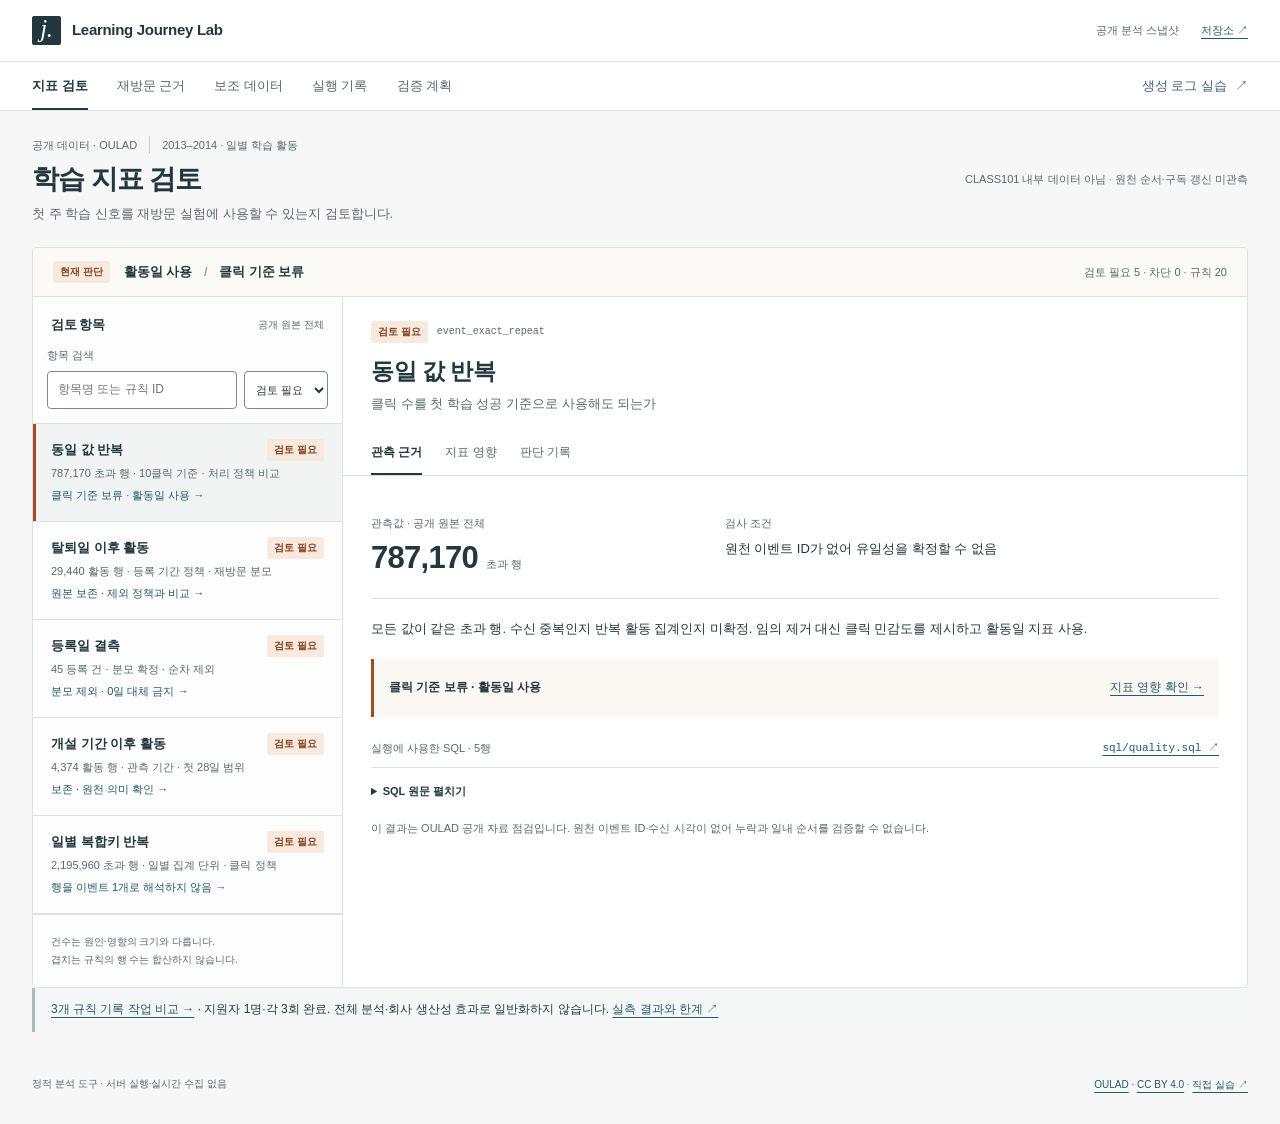
<file: web/index.html>
<!doctype html>
<html lang="ko">
<head>
<meta charset="utf-8"><meta name="viewport" content="width=device-width,initial-scale=1">
<meta name="description" content="학습 지표의 품질 문제, 분석 영향과 판단 기록을 함께 검토하는 공개 데이터 작업 화면.">
<meta name="theme-color" content="#263c42"><title>Learning Journey Lab · 학습 지표 검토</title>
<link rel="stylesheet" href="style.css">
<script src="report-contract.js" defer></script><script src="extension-contract.js" defer></script><script src="experiment-view.js" defer></script><script src="catalog.js" defer></script><script src="app.js" defer></script>
</head>
<body>
<a class="skip" href="#main">본문으로 이동</a>
<header class="app-header"><a class="brand" href="?view=review" aria-label="Learning Journey Lab 검토 화면"><span class="brand-mark" aria-hidden="true">j.</span><span>Learning Journey Lab</span></a><div class="header-meta"><span>공개 분석 스냅샷</span><a href="https://github.com/sokldjs554/learning-journey-lab" target="_blank" rel="noopener">저장소 ↗</a></div></header>
<nav class="workspace-nav" aria-label="작업 화면"><a href="?view=review" data-view="review">지표 검토</a><a href="?view=analysis" data-view="analysis">재방문 근거</a><a href="external.html">보조 데이터</a><a href="?view=runs" data-view="runs">실행 기록</a><a href="?view=plan" data-view="plan">검증 계획</a><a href="?view=lab" data-view="lab" class="lab-nav">생성 로그 실습 <span aria-hidden="true">↗</span></a></nav>
<main id="main" tabindex="-1">
 <div id="loading" class="state" role="status">분석 근거 불러오는 중…</div>
 <div id="error" class="state" role="alert" hidden><h1 id="error-title">근거 파일 확인 실패</h1><p id="error-description">연결 상태 또는 파일 간 정합성을 확인해 주세요. 확인되지 않은 판단은 표시하지 않습니다.</p><button id="retry" type="button">다시 불러오기</button></div>
 <noscript><p class="state">JavaScript를 켜거나 <a href="https://github.com/sokldjs554/learning-journey-lab/blob/main/reports/findings.md">분석 보고서</a>를 확인해 주세요.</p></noscript>
 <div id="app" hidden>
  <div class="page-header"><div><div class="context"><span id="real-source">공개 데이터 · OULAD</span><span id="period-label">2013–2014 · 일별 학습 활동</span></div><h1 id="page-title" tabindex="-1">학습 지표 검토</h1><p id="page-description"></p></div><div class="page-note" id="page-note">CLASS101 내부 데이터 아님<br>원천 순서·영상 시청·구독 갱신 미관측</div></div>
  <section id="view-review" class="view" aria-label="학습 지표 검토">
   <div class="decision-strip"><span class="status review">현재 판단</span><strong>활동일 사용 <span aria-hidden="true">/</span> 클릭 기준 보류</strong><span class="decision-counts" id="review-counts"></span></div>
   <div class="review-layout">
    <aside id="review-queue" class="review-queue" aria-label="검토 항목 목록">
     <div class="queue-heading"><h2>검토 항목</h2><span>공개 원본 전체</span></div>
     <div class="queue-tools"><label class="search-label" for="rule-search">항목 검색</label><input id="rule-search" type="search" placeholder="항목명 또는 규칙 ID" autocomplete="off"><label class="sr-only" for="rule-filter">검토 상태</label><select id="rule-filter"><option value="open">검토 필요</option><option value="all">전체 규칙</option><option value="clear">통과</option></select></div>
     <div id="review-list"></div><p id="review-empty" class="empty" role="status" hidden>일치하는 항목 없음<br><button id="reset-search" class="text-button" type="button">검색·필터 초기화</button></p>
     <p class="queue-foot">건수는 원인·영향의 크기와 다릅니다.<br>겹치는 규칙의 행 수는 합산하지 않습니다.</p>
    </aside>
    <article id="review-detail" class="review-detail" aria-labelledby="detail-title">
     <button id="detail-back" class="text-button mobile-back" type="button">← 검토 목록</button>
     <div class="detail-heading"><div class="detail-meta"><span id="detail-status" class="status review"></span><code id="detail-id"></code></div><h2 id="detail-title" tabindex="-1"></h2><p id="detail-question"></p></div>
     <div class="detail-tabs" role="tablist" aria-label="검토 상세"><button id="tab-evidence" type="button" role="tab" data-tab="evidence" aria-controls="detail-content">관측 근거</button><button id="tab-impact" type="button" role="tab" data-tab="impact" aria-controls="detail-content">지표 영향</button><button id="tab-decision" type="button" role="tab" data-tab="decision" aria-controls="detail-content">판단 기록</button></div>
     <div id="detail-content" role="tabpanel" tabindex="0"></div>
    </article>
   </div>
  </section>
  <section id="view-analysis" class="view" aria-label="재방문 근거" hidden>
   <div class="analysis-toolbar"><label for="cohort">분석 범위 <select id="cohort"></select></label><div class="scope-definition">학습자 × 모듈 × 개설기<br>D0 = 개강일 · 첫 주 0–6일 → 다음 주 7–13일</div></div>
   <div class="scope-line"><strong id="chart-scope"></strong><span>이 화면의 지표·표·차트에 같은 범위 적용</span></div>
   <dl class="denominators"><div><dt>분석 대상</dt><dd id="eligible"></dd></div><div><dt>첫 주 활성</dt><dd id="w1"></dd></div><div><dt>다음 주 재방문</dt><dd><span id="return-rate"></span><small id="return-fraction"></small></dd></div></dl>
   <p class="context-note" id="return-definition"></p>
   <div class="analysis-columns"><article class="analysis-block"><div class="block-heading"><h2>두 번째 활동일</h2><span class="status neutral">관찰 관계</span></div><div id="comparison-bars"></div><div class="estimate"><strong id="difference"></strong><span id="difference-ci"></span></div><p class="caption">의지·일정·강좌 구조가 다를 수 있습니다. 두 번 오게 만드는 기능의 효과가 아닙니다.</p></article><article class="analysis-block"><div class="block-heading"><h2>첫날 콘텐츠 접촉</h2><span id="content-status" class="status neutral"></span></div><div class="content-estimate"><strong id="content-diff"></strong><span id="content-ci"></span></div><div id="content-groups"></div><p class="caption" id="content-reading"></p><p class="caption">최초 활성일의 콘텐츠 유형 접촉입니다. 일내 순서나 영상 시청을 뜻하지 않습니다.</p></article></div>
   <article class="day-section"><div class="block-heading"><h2>첫 주 활동일별 다음 주 활동</h2><div class="display-switch" role="group" aria-label="활동일 표시 방식"><button id="show-chart" aria-pressed="true" type="button">차트</button><button id="show-table" aria-pressed="false" type="button">표</button></div></div><div id="day-bars" class="day-bars"></div><div id="day-table-wrap" class="table-wrap" tabindex="0" role="region" aria-label="활동일별 지표" hidden><table><caption>선택 범위의 활동일별 집계</caption><thead><tr><th>활동일</th><th>수강 건</th><th>다음 주 활동</th><th>비율</th></tr></thead><tbody id="day-table"></tbody></table></div><p class="caption">0일 그룹은 첫 주 비활성자의 다음 주 활동률이며 핵심 재방문 지표 분모에 포함하지 않습니다.</p></article>
   <div id="scoped-global-link" class="context-note" hidden>시점별 재확인과 최초 활동일별 비교는 전체 자료에서 계산했습니다. <a href="?view=analysis&cohort=all" data-all-evidence>전체 검증 근거 보기 →</a></div>
   <p class="context-note">다른 실제 학습 서비스의 이벤트 정의·유료 이용권 기록도 확인했습니다. <a href="external.html">EdNet 보조 근거 →</a></p>
   <div id="global-evidence">
    <div class="section-divider"><h2>전체 자료의 재확인</h2><span>모든 개설기 · 부분 집단 결과와 구분</span></div>
    <div class="analysis-columns"><article class="analysis-block"><h3>시간 순서</h3><div id="temporal-results"></div><p class="caption">2013 원본 등록 이력이 있는 사람은 2014 재확인에서 제외. 관측 교란은 남아 있습니다.</p></article><article class="analysis-block"><h3>반대 근거</h3><p id="counterevidence"></p><p>콘텐츠 노출 확대는 보류합니다. 강좌 맥락과 학습 목적을 추가로 확인해야 합니다.</p><a href="?view=plan" data-view-link="plan">검증 계획 →</a></article></div>
    <details class="method"><summary>최초 활동일별 비교 · 기회 차이 확인</summary><p>D6 시작자는 첫 주에 두 번째 활동일을 만들 기회가 없습니다.</p><div class="table-wrap" tabindex="0" role="region" aria-label="최초 활동일별 비교"><table><caption>같은 날 시작한 수강 건의 2일+ − 1일 활동 차이</caption><thead><tr><th>최초 활동일</th><th>1일 그룹</th><th>2일+ 그룹</th><th>차이</th></tr></thead><tbody id="start-strata"></tbody></table></div></details>
    <div class="table-toolbar"><h3>개설기별 근거</h3><label for="cohort-search">검색 <input id="cohort-search" type="search" placeholder="예: AAA, 2014J"></label></div><div class="table-wrap" tabindex="0" role="region" aria-label="개설기별 비교"><table><caption>개설기를 선택하면 해당 범위로 이동 · B: 2월 / J: 10월 개강</caption><thead><tr><th>개설기</th><th>첫 주 활성</th><th>1일 재방문</th><th>2일+ 재방문</th><th>활동일 차이</th><th>콘텐츠 차이</th></tr></thead><tbody id="cohort-table"></tbody></table></div><p id="cohort-empty" class="empty" role="status" hidden>검색 결과 없음</p>
   </div>
   <details class="method"><summary>분모·방법·해석 한계</summary><p id="exclusions"></p><p id="scoped-exclusions-note" hidden>등록일 존재·개강일까지 등록·개강 전 탈퇴 제외 기준을 적용합니다. 개설기별 제외 건수는 별도로 산출하지 않았습니다. 전체 제외 내역은 전체 범위에서 확인할 수 있습니다.</p><p>양수 클릭이 있는 고유 날짜로 활동을 정의합니다. 반복 수강의 관련성을 반영해 사람 단위로 묶어 재추출하는 군집 부트스트랩을 사용했습니다. 전체 1,000회, 개설기·최초 활동일 500회, seed 101. 구간은 관측 교란과 다른 서비스로의 일반화 문제를 해결하지 않습니다.</p><p>가입일·첫 재생일이 아닌 개강일 기준입니다. 연간 구독 갱신·매출 효과는 관측하지 못했습니다.</p></details>
  </section>
  <section id="view-runs" class="view" aria-label="실행 기록" hidden>
   <div class="context-note">다운로드를 제외한 실제 로컬 전체 분석 3회. 웹에서는 분석을 실행하지 않습니다.</div>
   <div class="run-summary"><h2>반복 실행</h2><p id="run-summary"></p></div>
   <div class="table-wrap" tabindex="0" role="region" aria-label="실제 실행 시간"><table><caption>해시 확인·SQL·통계·결과 출력 포함 · 같은 최종 분석 코드, 순차 실행</caption><thead><tr><th>실행</th><th>적재·해시</th><th>품질 검사</th><th>지표 계산</th><th>통계</th><th>전체</th><th>결과</th></tr></thead><tbody id="run-table"></tbody></table></div>
   <p class="caption">다른 QA 작업과 자원을 공유했을 수 있습니다. 이 전체 파이프라인의 사람 수작업 기준선과 절감률은 미측정입니다.</p>
   <div class="record-grid"><div><h3>재현 명령</h3><pre><code>python scripts/analyze.py
python scripts/crosscheck.py
python scripts/build.py
python scripts/verify.py</code></pre><a href="https://github.com/sokldjs554/learning-journey-lab#재현" target="_blank" rel="noopener">설치·원본 다운로드 절차 ↗</a></div><div><h3>근거 파일</h3><dl class="file-list"><div><dt>분석 결과</dt><dd><a href="data/report.json" download>report.json ↓</a></dd></div><div><dt>이슈·SQL·실행 기록</dt><dd><a href="data/operations.json" download>operations.json ↓</a></dd></div></dl><p class="caption">원본 스냅샷 ID는 해시입니다. 이슈 발생 날짜나 운영 기간을 뜻하지 않습니다.</p></div></div>
   <h2>열린 검토 항목</h2><div id="issue-registry" class="registry"></div><details class="method"><summary>원본과 결과 식별자</summary><p>원본 ZIP SHA256</p><code id="snapshot-hash" class="hash"></code><p>분석 결과 SHA256</p><code id="report-hash" class="hash"></code></details>
  </section>
  <section id="view-plan" class="view" aria-label="검증 계획" hidden>
   <div class="context-note"><strong>실제 서비스 실험 · 미실행</strong><p>아래는 학습 기록을 먼저 점검하고, 다음 학습 안내의 효과를 비교하기 위한 계획입니다. 재방문이나 매출이 개선됐다는 결과는 아직 없습니다.</p></div>
   <div class="plan-item"><span class="priority">P0</span><div><h2>학습 기록의 누락 확인</h2><p>학습자가 남긴 기록이 분석할 때 빠지거나 두 번 들어오지 않았는지 확인하는 준비 단계입니다. 기록 누락을 학습 이탈로 오판하지 않기 위해 필요합니다.</p><dl><dt>현재 상태</dt><dd>생성 데이터에서 검사 방법을 확인했습니다. 실제 서비스의 원천 기록과 수신 기록 대조는 미실시입니다.</dd><dt>기록 기준</dt><dd>event_id, 발생·수신 시각, 세션 키, 원천 전송 명세를 정의합니다. 누락이나 실험 그룹 배정 오류가 있으면 결과 해석을 보류합니다.</dd><dt>필요 근거</dt><dd>실제 이벤트 명세, 지연 분포, 누락 대조, 기기별 오류</dd><dt>제안 역할</dt><dd>분석가 + 클라이언트·데이터 개발자</dd><dt>기대 영향</dt><dd>누락을 학습 이탈로 오판할 위험 감소. 크기 미측정.</dd></dl><a href="?view=lab" data-view-link="lab">생성 장부로 누락 복구 원리 확인 →</a></div></div>
   <div class="plan-item"><span class="priority">P1</span><div><h2>다음 학습 안내 비교</h2><p>첫 학습을 마친 사람에게 다음에 어디서 이어 들을지 안내하는 화면과 현재 화면을 비교하는 제안입니다. 안내를 받은 그룹에서 이후 학습을 위해 돌아오는 사람의 비율이 더 높은지 확인하려고 합니다.</p><dl><dt>현재 상태</dt><dd>실험 설계만 완료했습니다. 실제 서비스에서 두 화면을 비교하지 않았고, 재방문 개선 효과는 모릅니다.</dd><dt>비교 전 확인</dt><dd>기존 퀴즈·연속 수강 기능과의 중복은 현행 서비스 관찰 후 조정합니다.</dd><dt>대상·배정</dt><dd>개별 구독의 신규 첫 학습자, 계정 단위 1:1 무작위 배정. 그룹 구독은 별도 설계.</dd><dt>주요 지표</dt><dd>첫 학습 종료 기준 D7–13에 한 번 이상 유효 학습을 한 비율. 배정된 전체를 원래 배정대로 비교(ITT).</dd><dt>해석 조건</dt><dd>A/A·배정비율(SRM)·로그 누락 확인, 마지막 배정 후 14일 경과 + 수신 유예. 중간 유의성으로 조기 종료하지 않음.</dd><dt>함께 볼 문제</dt><dd>재생 오류, 불만, 알림 해제, 환불. 연간 갱신은 별도 장기 추적.</dd></dl></div></div>
   <div class="plan-item"><span class="priority muted">P2</span><div><h2>콘텐츠 노출 확대 보류</h2><p>콘텐츠를 더 보여주는 정책은 일단 보류합니다. 개설기별 결과의 방향이 달라 전체 평균만으로 확대를 결정할 수 없습니다.</p><dl><dt>먼저 확인</dt><dd>학습 목적·강좌 구성·유입·권한·콘텐츠 종료 이력. 콘텐츠를 더 보여주면 재방문이 늘어나는지는 아직 검증하지 않았습니다.</dd></dl><a href="?view=analysis&cohort=all" data-all-evidence>전체 반례 확인 →</a></div></div>
   <article class="external-section" style="padding:20px 0"><h2>생성 데이터 검사 결과</h2><p>가상으로 만든 기록에서 실험 그룹 배정 오류·관찰 기간·로그 지연을 검사했습니다. 아래 통과 표시는 코드가 정해진 오류를 걸러냈다는 뜻이며, 실제 사용자의 재방문이 개선됐다는 뜻은 아닙니다. 실제 서비스 실험과 그 참여자 모집은 미실시입니다.</p><div id="experiment-checks" role="status" tabindex="-1">검사 근거 불러오는 중…</div><p><a href="https://github.com/sokldjs554/learning-journey-lab/blob/main/docs/experiment-readiness.md">입력 계약과 보류 기준 ↗</a></p></article>
   <details class="method sample-method"><summary>필요 표본 · 가상 시나리오</summary><p>양측 α=0.05, 검정력 80%, 두 비율 정규근사. 기준율은 설계 가정이며 OULAD 재방문율을 서비스에 이식하지 않습니다.</p><div class="sample-controls"><label for="baseline">가정 기준율<select id="baseline"><option value="0.3">30%</option><option value="0.5" selected>50%</option><option value="0.7">70%</option></select></label><label for="mde">최소 탐지 차이<select id="mde"><option value="0.03" selected>+3%p</option><option value="0.05">+5%p</option></select></label><output id="sample-size" aria-live="polite"></output></div><div id="recruitment-scenarios"></div><p class="caption">실제 효과 예측이 아닙니다. 아래 모집 기간은 고정한 가상 유입량을 가정합니다. 실제 유입량과 기준율은 미측정입니다.</p></details>
   <details class="method"><summary>선택하지 않은 방법</summary><p>DiD·DoubleML은 처치·통제·교란 통제에 필요한 조건이 없습니다. 예측 모델을 만들지 않아 SHAP이 필요하지 않습니다. 일별 집계와 변화하는 강좌 일정은 Markov 전이의 안정성 가정을 뒷받침하지 않습니다.</p></details>
  </section>
  <section id="view-lab" class="view lab" aria-label="생성 로그 실습" hidden>
   <div class="context-note synthetic"><strong>100% 생성 데이터</strong>　가상 학습자 12명 · 별도 원천 장부. OULAD 분석에 합치지 않습니다.</div>
   <div class="stage-tabs" role="group" aria-label="로그 처리 단계"><button data-stage="truth" type="button">정상 기준</button><button data-stage="observed" type="button">장애 수신</button><button data-stage="clean" type="button">중복·키 정리</button><button data-stage="late" type="button">지연 수신</button><button data-stage="replay" type="button">원천 재수집</button></div>
   <div class="lab-results" aria-live="polite"><div><span>행 수로 잘못 센 비율</span><strong id="lab-naive"></strong></div><div><span>학습자 기준 재방문</span><strong id="lab-rate"></strong><small id="lab-fraction"></small></div><div><span>판단 상태</span><strong id="lab-gate"></strong><small id="lab-missing"></small></div></div><p id="lab-explanation" class="lab-explanation"></p>
   <h2>탐지 규칙과 조치</h2><div id="fault-rules"></div><p class="caption">재수집은 생성 원천 장부의 실제 이벤트 재전송입니다. 추정으로 누락값을 채우지 않습니다. OULAD에는 전송 명세가 없어 같은 완전성 검증을 할 수 없습니다.</p>
  </section>
  <div class="context-note"><a href="operations-practice.html">3개 규칙 기록 작업 비교 →</a> · 지원자 1명·각 3회 완료. 전체 분석·회사 생산성 효과로 일반화하지 않습니다. <a href="https://github.com/sokldjs554/learning-journey-lab/blob/main/docs/human-comparison-results.md">실측 결과와 한계 ↗</a></div>
  <footer><span>정적 분석 도구 · 서버 실행·실시간 수집 없음</span><span><a href="https://doi.org/10.1038/sdata.2017.171">OULAD</a> · <a href="https://creativecommons.org/licenses/by/4.0/">CC BY 4.0</a> · <a href="https://github.com/sokldjs554/learning-journey-lab/blob/main/docs/interview-guide.md">직접 실습 ↗</a></span></footer>
 </div>
</main>
</body></html>
</file>
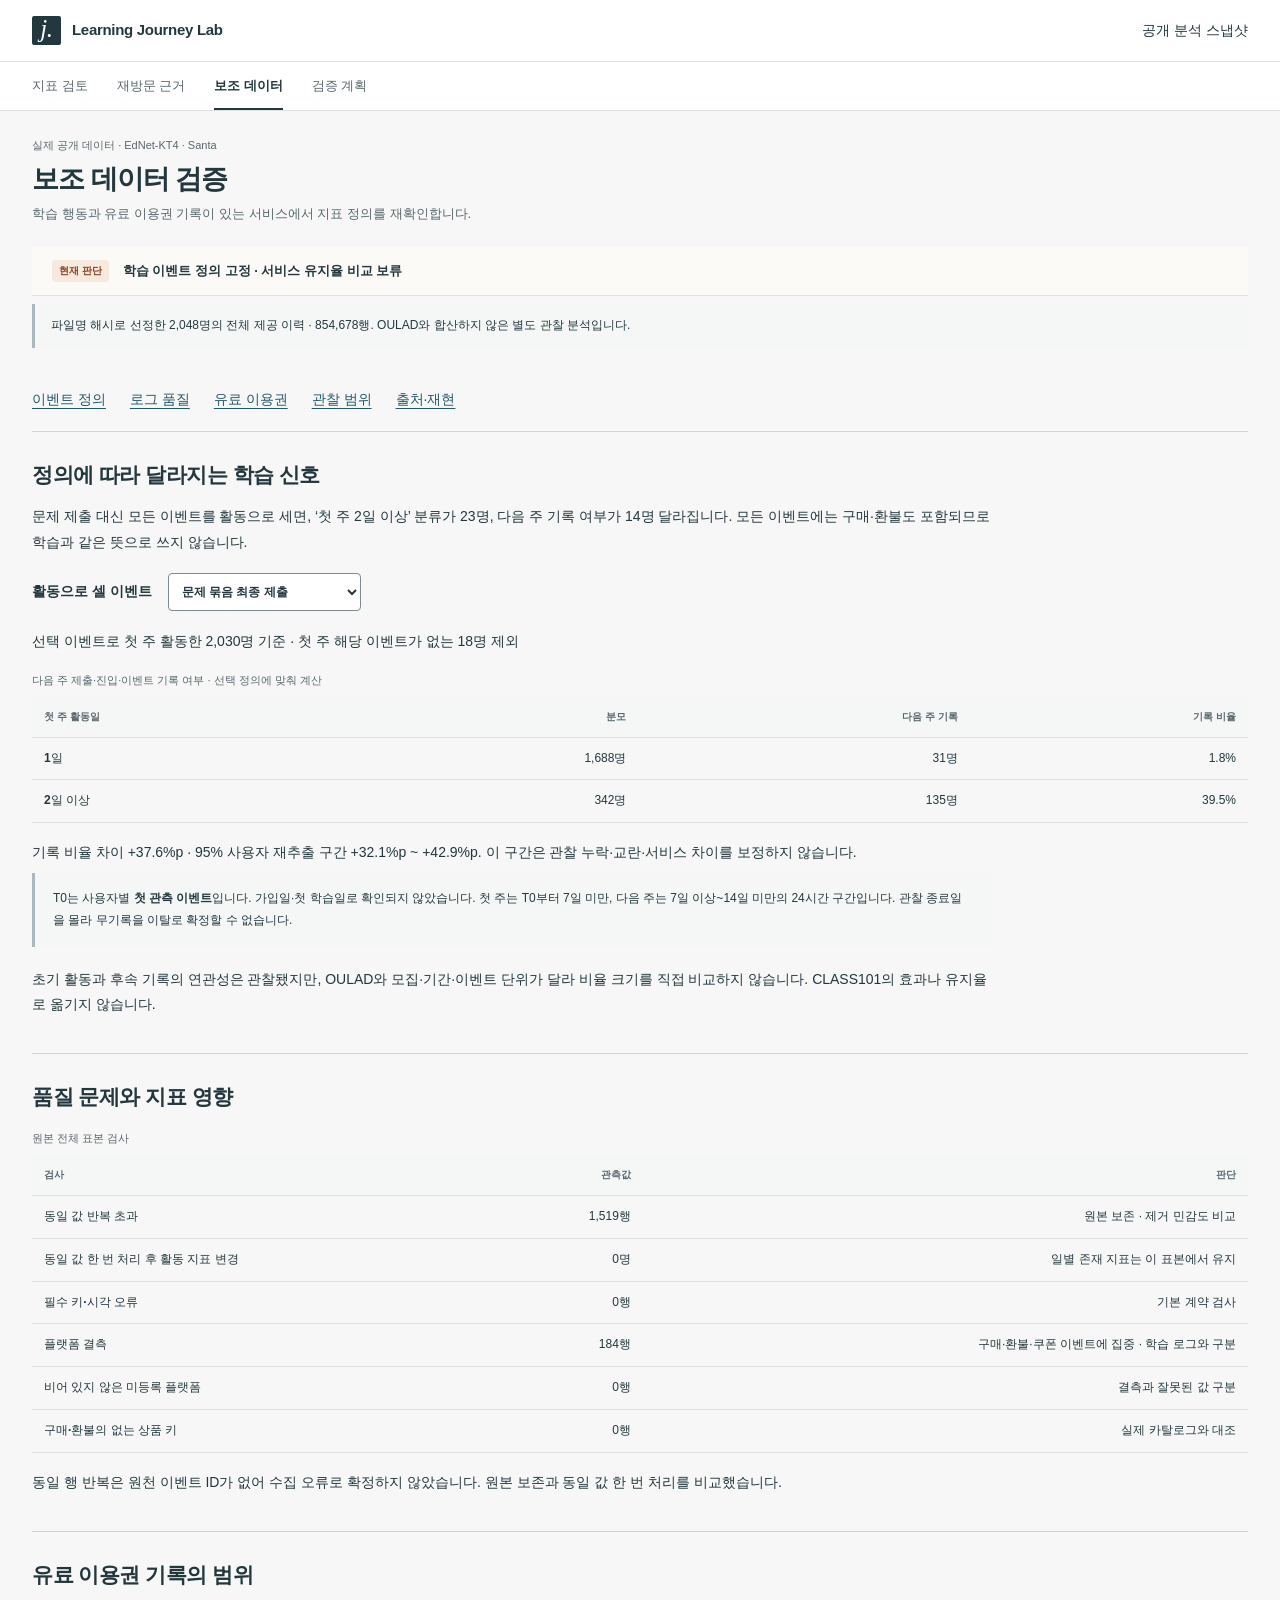
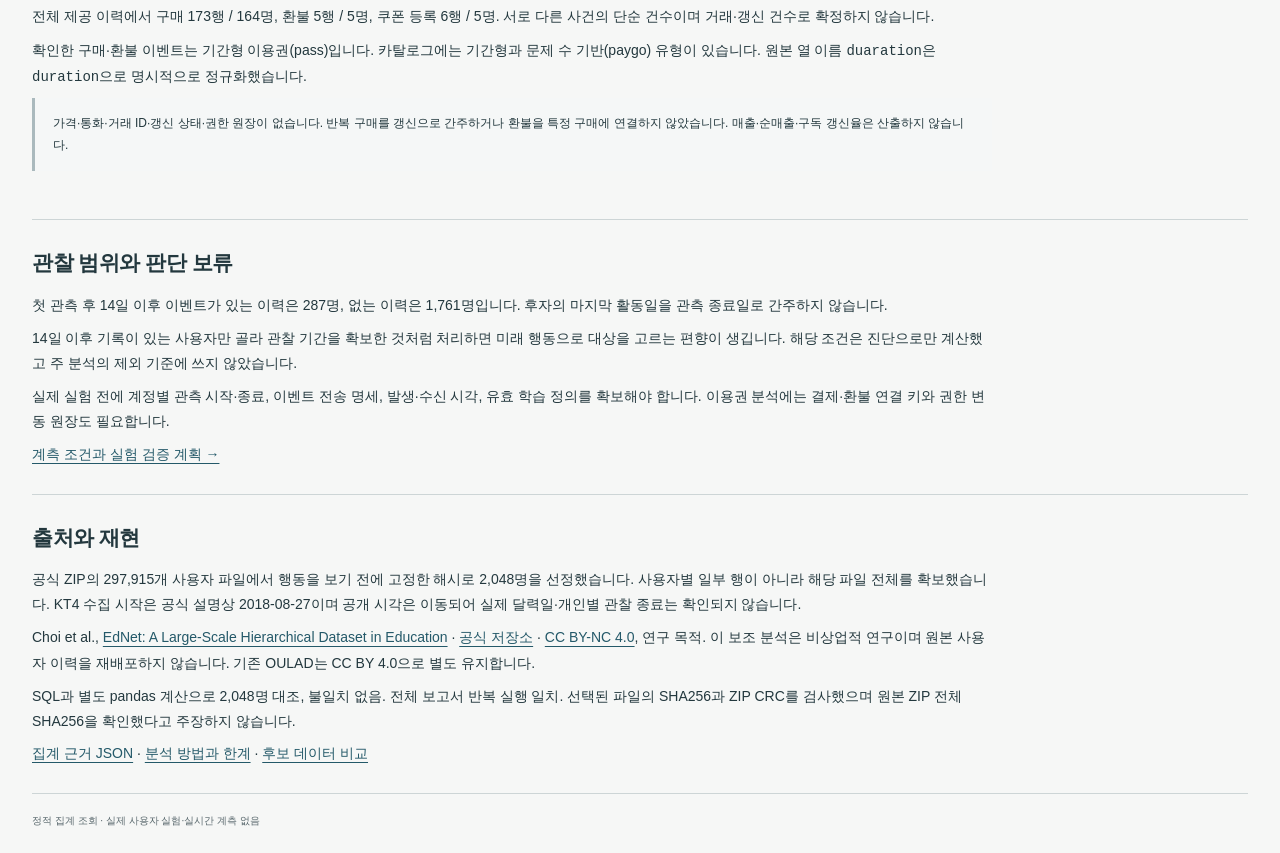
<file: web/external.html>
<!doctype html><html lang="ko"><head><meta charset="utf-8"><meta name="viewport" content="width=device-width,initial-scale=1"><title>보조 데이터 검증 · Learning Journey Lab</title><link rel="stylesheet" href="style.css"><link rel="stylesheet" href="external.css"><script src="extension-contract.js" defer></script><script src="external.js" defer></script></head><body>
<a class="skip" href="#main">본문으로 이동</a>
<header class="app-header"><a class="brand" href="index.html"><span class="brand-mark" aria-hidden="true">j.</span><span>Learning Journey Lab</span></a><span>공개 분석 스냅샷</span></header>
<nav class="workspace-nav" aria-label="작업 화면"><a href="index.html?view=review">지표 검토</a><a href="index.html?view=analysis">재방문 근거</a><a href="external.html" aria-current="page">보조 데이터</a><a href="index.html?view=plan">검증 계획</a></nav>
<main id="main" tabindex="-1"><div class="page-header"><div><div class="context">실제 공개 데이터 · EdNet-KT4 · Santa</div><h1 id="external-title" tabindex="-1">보조 데이터 검증</h1><p>학습 행동과 유료 이용권 기록이 있는 서비스에서 지표 정의를 재확인합니다.</p></div></div>
<div id="external-error" class="state" role="alert" hidden><h2>보조 근거 확인 실패</h2><p>파일 연결과 정합성을 확인할 수 없습니다.</p><button id="external-retry" type="button">다시 불러오기</button><a href="index.html?view=analysis">OULAD 분석으로 이동</a></div>
<p id="external-loading" role="status">보조 근거 불러오는 중…</p>
<div id="external-app" hidden>
<div class="decision-strip"><span class="status review">현재 판단</span><strong>학습 이벤트 정의 고정 · 서비스 유지율 비교 보류</strong></div>
<p id="external-summary" class="context-note"></p>
<nav class="evidence-links" aria-label="보조 근거 목차"><a href="#definition">이벤트 정의</a><a href="#quality">로그 품질</a><a href="#payments">유료 이용권</a><a href="#coverage">관찰 범위</a><a href="#source">출처·재현</a></nav>
<section id="definition" class="external-section"><h2>정의에 따라 달라지는 학습 신호</h2><p id="definition-impact"></p><label for="event-definition">활동으로 셀 이벤트 <select id="event-definition"><option value="submit">문제 묶음 최종 제출</option><option value="entry">문제·해설·강의 진입</option><option value="ui">모든 이벤트 · 구매·환불 포함</option></select></label><p id="external-denominator"></p>
<div class="table-wrap" role="region" aria-label="활동군별 다음 주 기록" tabindex="0"><table><caption>다음 주 제출·진입·이벤트 기록 여부 · 선택 정의에 맞춰 계산</caption><thead><tr><th>첫 주 활동일</th><th>분모</th><th>다음 주 기록</th><th>기록 비율</th></tr></thead><tbody id="external-groups"></tbody></table></div><p id="external-difference"></p>
<p class="context-note">T0는 사용자별 <strong>첫 관측 이벤트</strong>입니다. 가입일·첫 학습일로 확인되지 않았습니다. 첫 주는 T0부터 7일 미만, 다음 주는 7일 이상~14일 미만의 24시간 구간입니다. 관찰 종료일을 몰라 무기록을 이탈로 확정할 수 없습니다.</p>
<p>초기 활동과 후속 기록의 연관성은 관찰됐지만, OULAD와 모집·기간·이벤트 단위가 달라 비율 크기를 직접 비교하지 않습니다. CLASS101의 효과나 유지율로 옮기지 않습니다.</p></section>
<section id="quality" class="external-section"><h2>품질 문제와 지표 영향</h2><div class="table-wrap" role="region" aria-label="EdNet 품질 검사" tabindex="0"><table><caption>원본 전체 표본 검사</caption><thead><tr><th>검사</th><th>관측값</th><th>판단</th></tr></thead><tbody id="external-quality"></tbody></table></div><p>동일 행 반복은 원천 이벤트 ID가 없어 수집 오류로 확정하지 않았습니다. 원본 보존과 동일 값 한 번 처리를 비교했습니다.</p></section>
<section id="payments" class="external-section"><h2>유료 이용권 기록의 범위</h2><p id="payment-summary"></p><p>확인한 구매·환불 이벤트는 기간형 이용권(pass)입니다. 카탈로그에는 기간형과 문제 수 기반(paygo) 유형이 있습니다. 원본 열 이름 <code>duaration</code>은 <code>duration</code>으로 명시적으로 정규화했습니다.</p><p class="context-note">가격·통화·거래 ID·갱신 상태·권한 원장이 없습니다. 반복 구매를 갱신으로 간주하거나 환불을 특정 구매에 연결하지 않았습니다. 매출·순매출·구독 갱신율은 산출하지 않습니다.</p></section>
<section id="coverage" class="external-section"><h2>관찰 범위와 판단 보류</h2><p id="coverage-summary"></p><p>14일 이후 기록이 있는 사용자만 골라 관찰 기간을 확보한 것처럼 처리하면 미래 행동으로 대상을 고르는 편향이 생깁니다. 해당 조건은 진단으로만 계산했고 주 분석의 제외 기준에 쓰지 않았습니다.</p><p>실제 실험 전에 계정별 관측 시작·종료, 이벤트 전송 명세, 발생·수신 시각, 유효 학습 정의를 확보해야 합니다. 이용권 분석에는 결제·환불 연결 키와 권한 변동 원장도 필요합니다.</p><a href="index.html?view=plan">계측 조건과 실험 검증 계획 →</a></section>
<section id="source" class="external-section"><h2>출처와 재현</h2><p id="source-summary"></p><p>Choi et al., <a href="https://arxiv.org/abs/1912.03072">EdNet: A Large-Scale Hierarchical Dataset in Education</a> · <a href="https://github.com/riiid/ednet">공식 저장소</a> · <a href="https://creativecommons.org/licenses/by-nc/4.0/">CC BY-NC 4.0</a>, 연구 목적. 이 보조 분석은 비상업적 연구이며 원본 사용자 이력을 재배포하지 않습니다. 기존 OULAD는 CC BY 4.0으로 별도 유지합니다.</p><p id="external-validation"></p><a href="data/ednet_report.json" download>집계 근거 JSON</a> · <a href="https://github.com/sokldjs554/learning-journey-lab/blob/main/docs/ednet-analysis.md">분석 방법과 한계</a> · <a href="https://github.com/sokldjs554/learning-journey-lab/blob/main/docs/data-sources.md">후보 데이터 비교</a></section>
<footer>정적 집계 조회 · 실제 사용자 실험·실시간 계측 없음</footer></div></main></body></html>
</file>
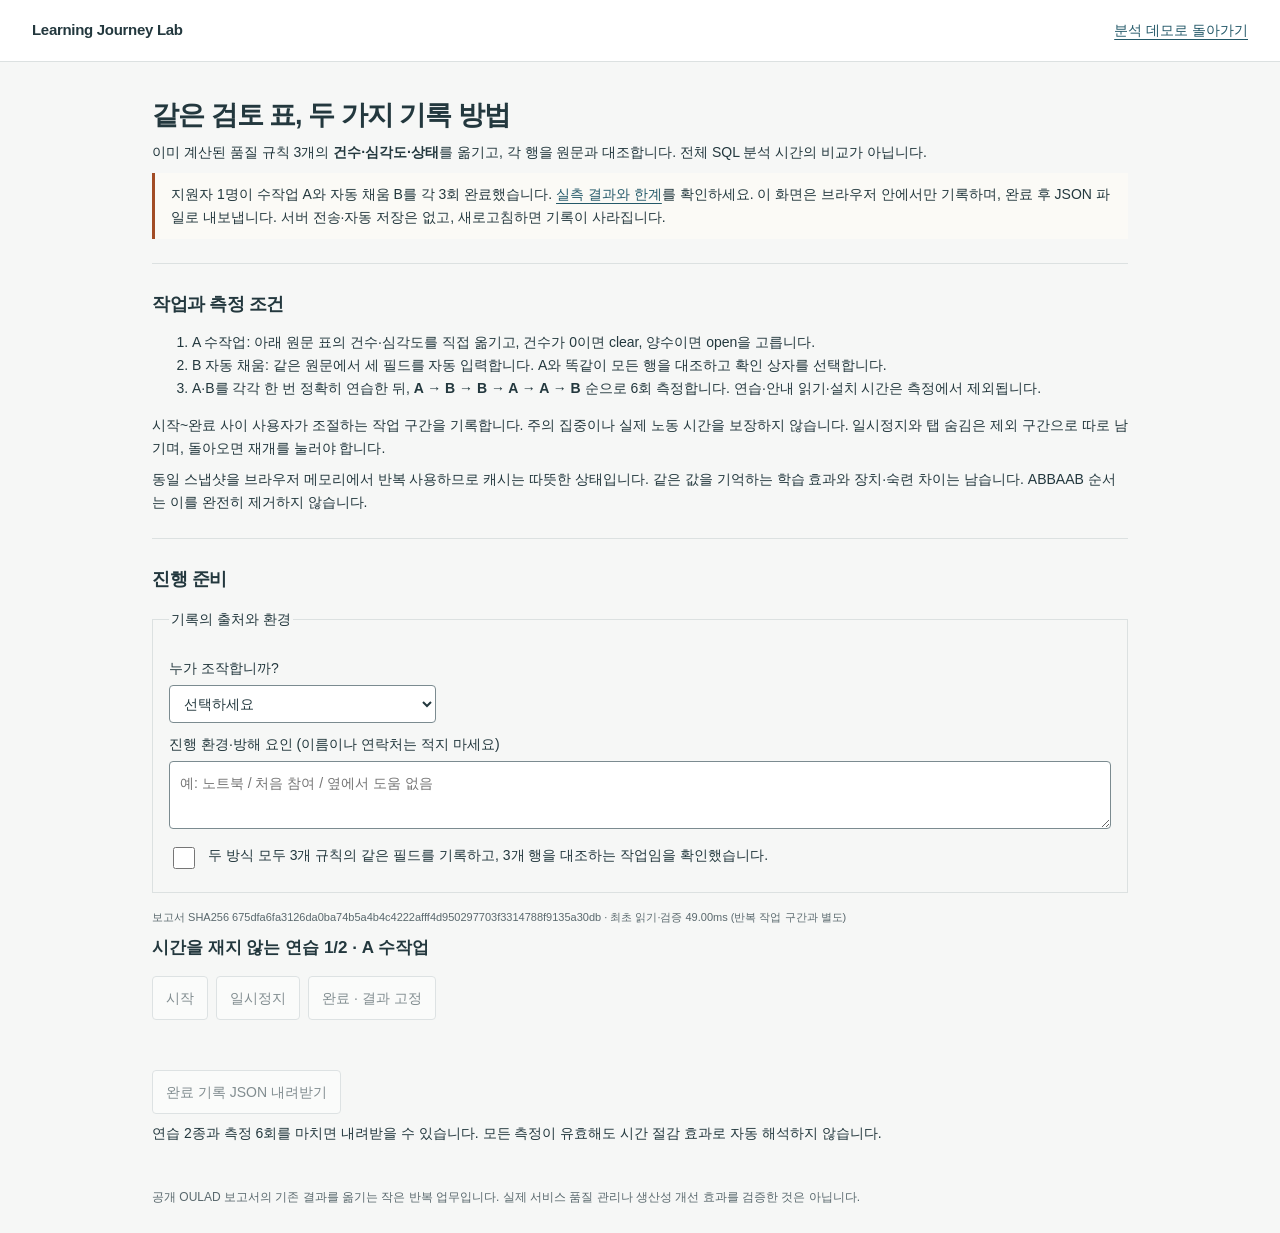
<file: web/operations-practice.html>
<!doctype html>
<html lang="ko"><head><meta charset="utf-8"><meta name="viewport" content="width=device-width, initial-scale=1"><title>수작업 · 자동 채움 비교 | Learning Journey Lab</title><link rel="stylesheet" href="style.css"><link rel="stylesheet" href="operations-practice.css"><script src="operations-practice.js" defer></script></head>
<body><a class="skip" href="#main">본문으로 이동</a><header class="app-header"><a class="brand" href="index.html">Learning Journey Lab</a><a href="index.html?view=runs">분석 데모로 돌아가기</a></header>
<main id="main" tabindex="-1" class="practice"><h1>같은 검토 표, 두 가지 기록 방법</h1><p>이미 계산된 품질 규칙 3개의 <strong>건수·심각도·상태</strong>를 옮기고, 각 행을 원문과 대조합니다. 전체 SQL 분석 시간의 비교가 아닙니다.</p>
<p class="notice">지원자 1명이 수작업 A와 자동 채움 B를 각 3회 완료했습니다. <a href="https://github.com/sokldjs554/learning-journey-lab/blob/main/docs/human-comparison-results.md">실측 결과와 한계</a>를 확인하세요. 이 화면은 브라우저 안에서만 기록하며, 완료 후 JSON 파일로 내보냅니다. 서버 전송·자동 저장은 없고, 새로고침하면 기록이 사라집니다.</p>
<section aria-labelledby="protocol-title"><h2 id="protocol-title">작업과 측정 조건</h2><ol><li>A 수작업: 아래 원문 표의 건수·심각도를 직접 옮기고, 건수가 0이면 clear, 양수이면 open을 고릅니다.</li><li>B 자동 채움: 같은 원문에서 세 필드를 자동 입력합니다. A와 똑같이 모든 행을 대조하고 확인 상자를 선택합니다.</li><li>A·B를 각각 한 번 정확히 연습한 뒤, <strong>A → B → B → A → A → B</strong> 순으로 6회 측정합니다. 연습·안내 읽기·설치 시간은 측정에서 제외됩니다.</li></ol><p>시작~완료 사이 사용자가 조절하는 작업 구간을 기록합니다. 주의 집중이나 실제 노동 시간을 보장하지 않습니다. 일시정지와 탭 숨김은 제외 구간으로 따로 남기며, 돌아오면 재개를 눌러야 합니다.</p><p>동일 스냅샷을 브라우저 메모리에서 반복 사용하므로 캐시는 따뜻한 상태입니다. 같은 값을 기억하는 학습 효과와 장치·숙련 차이는 남습니다. ABBAAB 순서는 이를 완전히 제거하지 않습니다.</p></section>
<div id="loading" role="status">고정 스냅샷을 확인하고 있습니다…</div><div id="load-error" role="alert" hidden><p>스냅샷을 불러오거나 검증하지 못했습니다. 측정을 시작할 수 없습니다.</p><p id="error-detail"></p><button id="retry" type="button">다시 불러오기</button></div>
<section id="workspace" hidden aria-labelledby="session-title"><h2 id="session-title" tabindex="-1">진행 준비</h2><fieldset id="setup"><legend>기록의 출처와 환경</legend><label for="origin">누가 조작합니까?</label><select id="origin"><option value="">선택하세요</option><option value="human_self_reported">실제 참여자인 내가 직접 수행</option><option value="developer_synthetic">개발자·자동 테스트 (사람 측정 아님)</option></select><label for="context-notes">진행 환경·방해 요인 (이름이나 연락처는 적지 마세요)</label><textarea id="context-notes" rows="2" maxlength="1500" placeholder="예: 노트북 / 처음 참여 / 옆에서 도움 없음"></textarea><label class="check"><input id="scope-confirm" type="checkbox">두 방식 모두 3개 규칙의 같은 필드를 기록하고, 3개 행을 대조하는 작업임을 확인했습니다.</label></fieldset>
<p id="snapshot" class="snapshot"></p><p id="round-label" aria-live="polite"></p><div class="controls"><button id="start" type="button" disabled>시작</button><button id="pause" type="button" disabled>일시정지</button><button id="finish" type="button" disabled>완료 · 결과 고정</button><button id="next" type="button" hidden>다음 단계</button></div><p id="run-status" role="status"></p>
<div id="task" hidden><h3>원문: 고정 보고서의 검사 결과</h3><div class="table-wrap"><table><caption class="sr-only">세 규칙의 원문 건수와 심각도</caption><thead><tr><th scope="col">규칙</th><th scope="col">건수</th><th scope="col">심각도</th></tr></thead><tbody id="source-rows"></tbody></table></div><h3>제출할 검토 표</h3><p>count = 건수 / severity = 원문 심각도 / status = 건수가 0이면 clear, 양수이면 open. clear는 이 규칙의 관측 건수가 0이라는 뜻입니다.</p><fieldset id="output-fields" disabled><legend class="sr-only">검토 결과 입력</legend><div id="output-rows"></div></fieldset></div>
<div id="result" role="status" aria-atomic="true"></div><section id="history" hidden aria-labelledby="history-title"><h3 id="history-title">이 브라우저의 완료 기록</h3><p>잘못 입력하거나 대조하지 않은 측정 회차도 보존합니다. 무효 회차를 조용히 다시 측정하거나 평균에 섞지 않습니다.</p><div class="table-wrap" tabindex="0" role="region" aria-labelledby="history-title"><table><caption class="sr-only">회차별 기록과 결과</caption><thead><tr><th>단계</th><th>방식</th><th>작업 구간</th><th>제외 구간</th><th>자동 채움</th><th>판정</th></tr></thead><tbody id="history-rows"></tbody></table></div></section><button id="export" type="button" disabled>완료 기록 JSON 내려받기</button><p id="export-note">연습 2종과 측정 6회를 마치면 내려받을 수 있습니다. 모든 측정이 유효해도 시간 절감 효과로 자동 해석하지 않습니다.</p></section>
<footer>공개 OULAD 보고서의 기존 결과를 옮기는 작은 반복 업무입니다. 실제 서비스 품질 관리나 생산성 개선 효과를 검증한 것은 아닙니다.</footer></main></body></html>
</file>
<file: web/style.css>
:root{--ink:#23383e;--muted:#59686d;--line:#dce1e1;--paper:#fff;--surface:#f6f7f6;--accent:#a24c25;--accent-bg:#faf0e8;--link:#245969;--blue-bg:#edf3f8}*{box-sizing:border-box}[hidden]{display:none!important}html{scroll-padding-top:20px}body{margin:0;background:var(--surface);color:var(--ink);font:14px/1.65 -apple-system,BlinkMacSystemFont,"Segoe UI","Noto Sans KR",sans-serif}a{color:var(--link);text-underline-offset:4px}button,input,select{font:inherit;color:inherit}button,select{cursor:pointer}button{border:1px solid #c9d2d4;background:white;padding:8px 13px;border-radius:4px;min-height:36px}button:hover{background:#f0f3f3}a:focus-visible,button:focus-visible,select:focus-visible,input:focus-visible,summary:focus-visible,[tabindex]:focus-visible{outline:3px solid #467dba;outline-offset:3px}button[aria-pressed=true]{background:var(--ink);border-color:var(--ink);color:white}.sr-only{position:absolute;width:1px;height:1px;overflow:hidden;clip:rect(0,0,0,0);white-space:nowrap}.skip{position:fixed;top:-100px;left:12px;padding:10px;background:var(--ink);color:white;z-index:30}.skip:focus{top:8px}.app-header{height:62px;background:white;border-bottom:1px solid var(--line);padding:0 32px;display:flex;align-items:center;justify-content:space-between}.brand{display:flex;align-items:center;gap:11px;color:var(--ink);text-decoration:none;font-weight:650;letter-spacing:-.3px;font-size:15px}.brand-mark{width:29px;height:29px;background:var(--ink);color:white;font:italic 25px/25px Georgia;text-align:center;border-radius:2px}.header-meta{display:flex;align-items:center;gap:22px;font-size:11px;color:var(--muted)}.workspace-nav{display:flex;gap:29px;padding:0 32px;background:white;border-bottom:1px solid var(--line);min-height:49px;align-items:stretch}.workspace-nav a{display:flex;align-items:center;text-decoration:none;color:var(--muted);font-size:13px;white-space:nowrap;border-bottom:2px solid transparent;padding:12px 0 10px}.workspace-nav a[aria-current=page]{color:var(--ink);border-bottom-color:var(--ink);font-weight:700}.workspace-nav .lab-nav{margin-left:auto;color:#45627b}.lab-nav span{padding-left:8px}main{max-width:1480px;padding:0 32px;margin:auto;outline:none}.page-header{display:flex;align-items:center;justify-content:space-between;gap:24px;padding:25px 0 23px}.context{display:flex;gap:12px;font-size:11px;color:var(--muted)}.context span+span{border-left:1px solid #c4cdcf;padding-left:12px}h1{font-size:27px;line-height:1.35;letter-spacing:-1px;margin:7px 0 5px;font-weight:720}h1:focus,h2:focus{outline:none}h2{font-size:18px;line-height:1.45;letter-spacing:-.5px;margin:0 0 14px}h3{font-size:14px;margin:0 0 12px}p{margin:8px 0}.page-header p{color:var(--muted);font-size:13px;margin:0}.page-note{font-size:11px;line-height:1.8;color:var(--muted);text-align:right}.view{background:white;border:1px solid var(--line);border-radius:4px;overflow:hidden}.decision-strip{display:flex;align-items:center;gap:14px;padding:13px 20px;border-bottom:1px solid var(--line);background:#fbfaf6;font-size:13px;flex-wrap:wrap}.decision-strip strong{font-weight:650}.decision-strip strong span{color:#9aa4a7;padding:0 8px}.status{display:inline-flex;align-items:center;padding:2px 7px;font-size:10px;font-weight:650;border-radius:3px;white-space:nowrap;line-height:1.8}.status.review{color:#854321;background:#f7e9dd}.status.clear{color:#3f5b50;background:#edf2ee}.status.neutral{color:#53636b;background:#eef1f3}.status.block{color:#9b3030;background:#f8eaea}.decision-counts{margin-left:auto;color:var(--muted);font-size:11px}.review-layout{display:grid;grid-template-columns:310px minmax(0,1fr);min-height:580px}.review-queue{border-right:1px solid var(--line);background:#fcfdfc;display:flex;flex-direction:column}.queue-heading{display:flex;align-items:center;justify-content:space-between;padding:19px 18px 11px}.queue-heading h2{font-size:13px;margin:0}.queue-heading>span{font-size:10px;color:var(--muted)}.queue-tools{display:grid;grid-template-columns:minmax(0,1fr) max-content;gap:7px;padding:0 14px 14px;border-bottom:1px solid var(--line)}.search-label{grid-column:1/-1;font-size:11px;color:var(--muted)}input,select{border:1px solid #7b8b90;background:white;border-radius:4px;padding:8px 10px;min-height:38px;max-width:100%;font-size:12px}input{min-width:0}.queue-tools select{padding:7px;font-size:11px}#review-list{max-height:510px;overflow:auto}.review-item{display:block;width:100%;border:0;border-bottom:1px solid var(--line);border-radius:0;text-align:left;padding:14px 18px;position:relative;background:transparent;min-height:98px}.review-item:hover{background:#f1f4f3}.review-item[aria-current=true]{background:#f1f4f3;box-shadow:inset 3px 0 0 var(--accent)}.review-item-top{display:flex;align-items:center;justify-content:space-between;gap:8px}.review-item-title{font-size:13px;font-weight:650}.review-item small{display:block;font-size:11px;color:var(--muted);line-height:1.7;margin-top:3px}.review-item .item-next{margin-top:6px;color:var(--link);font-size:11px}.queue-foot{margin:auto 0 0;padding:18px;font-size:10px;color:var(--muted);border-top:1px solid var(--line);line-height:1.8}.review-detail{min-width:0}.detail-heading{padding:24px 28px 18px}.detail-meta{display:flex;align-items:center;gap:9px}.detail-meta code{font-size:10px;color:var(--muted);overflow-wrap:anywhere}.detail-heading h2{font-size:23px;margin:12px 0 5px}.detail-heading p{font-size:13px;color:var(--muted);margin:0}.detail-tabs{display:flex;gap:23px;border-bottom:1px solid var(--line);padding:0 28px}.detail-tabs button{border:0;border-bottom:2px solid transparent;border-radius:0;background:transparent;padding:10px 0;font-size:12px;color:var(--muted)}.detail-tabs button[aria-selected=true]{border-color:var(--ink);color:var(--ink);font-weight:700}#detail-content{padding:24px 28px;min-height:360px;outline:none}.evidence-summary{display:grid;grid-template-columns:1fr 1.5fr;gap:24px;padding-bottom:20px;border-bottom:1px solid var(--line)}.evidence-summary dt{font-size:11px;color:var(--muted);margin-bottom:6px}.evidence-summary dd{margin:0;font-size:13px}.evidence-summary .observed{font-size:31px;line-height:1.3;font-weight:650;font-variant-numeric:tabular-nums;letter-spacing:-.7px}.observed small{font-size:11px;color:var(--muted);font-weight:400;letter-spacing:0;margin-left:8px}.statement{font-size:13px;margin:18px 0;line-height:1.85}.next-step{padding:13px 15px;border-left:3px solid var(--accent);background:#fbf7f2;font-size:12px;display:flex;align-items:center;justify-content:space-between;gap:12px}.text-button{padding:3px 0;border:0;background:transparent;color:var(--link);font-size:12px;text-decoration:underline;text-underline-offset:4px;min-height:32px}.text-button:hover{background:transparent;color:var(--ink)}.source-row{display:flex;justify-content:space-between;align-items:center;margin:22px 0 8px;font-size:11px;gap:10px;color:var(--muted)}.source-row a{font-family:monospace}.sql-details{border-top:1px solid var(--line);margin-top:10px;padding-top:10px;font-size:11px}summary{cursor:pointer;min-height:32px;padding:4px 0;font-weight:600}pre{max-width:100%;overflow:auto;background:#f5f7f7;padding:14px 16px;border:1px solid var(--line);font:11px/1.8 ui-monospace,SFMono-Regular,Consolas,monospace;border-radius:3px;white-space:pre;margin:8px 0}code{font-family:ui-monospace,SFMono-Regular,Consolas,monospace}.sql-line{display:block}.sql-line.current{background:#f8e9d9;color:#6b361b}.line-no{display:inline-block;width:30px;color:#69797d;user-select:none}.caption{font-size:11px;color:var(--muted);line-height:1.85}.table-wrap{max-width:100%;overflow:auto;margin:17px 0}table{border-collapse:collapse;width:100%;text-align:right;font-size:12px;white-space:nowrap;font-variant-numeric:tabular-nums}caption{font-size:11px;white-space:normal;color:var(--muted);text-align:left;padding-bottom:9px}th,td{padding:11px 12px;border-bottom:1px solid var(--line)}thead th{background:#f5f7f7;font-size:10px;font-weight:650;color:var(--muted)}th:first-child,td:first-child{text-align:left}tbody th{font-weight:550}tbody tr:hover{background:#f8f9f8}.table-wrap th:first-child{padding-left:12px}.impact-lead{display:flex;align-items:baseline;gap:12px;margin-bottom:14px}.impact-lead strong{font-size:30px;font-weight:650;letter-spacing:-.8px}.impact-lead span{font-size:12px;color:var(--muted)}.impact-result{border-top:1px solid var(--line);margin-top:17px;padding-top:16px;font-size:13px}.decision-log{margin:0;padding:0;list-style:none}.decision-log li{display:grid;grid-template-columns:95px 1fr;gap:20px;border-bottom:1px solid var(--line);padding:15px 0;font-size:13px}.decision-log li:first-child{padding-top:0}.decision-log b{font-size:11px;font-weight:650;color:var(--muted)}.decision-log p{margin:0}.history-entry{display:flex;gap:12px;align-items:center;border-left:2px solid #ccd4d5;margin-top:15px;padding:8px 14px;font-size:11px}.history-entry p{margin:0}.history-entry code{font-size:10px}.hash{display:block;overflow-wrap:anywhere;font-size:11px;background:#f5f7f7;padding:10px}.mobile-back{display:none}.empty{padding:24px 18px;color:var(--muted);font-size:12px;text-align:center}#view-analysis,#view-runs,#view-plan,#view-lab{padding:23px 28px}.analysis-toolbar{display:flex;justify-content:space-between;align-items:center;gap:20px;padding-bottom:20px;border-bottom:1px solid var(--line)}.analysis-toolbar label{display:flex;align-items:center;gap:14px;font-size:12px;font-weight:600}.analysis-toolbar select{min-width:220px}.scope-definition{font-size:11px;text-align:right;color:var(--muted)}.scope-line{display:flex;align-items:center;gap:14px;font-size:12px;padding:18px 0 8px}.scope-line span{font-size:11px;color:var(--muted)}.denominators{display:flex;gap:35px;flex-wrap:wrap;border-bottom:1px solid var(--line);padding:0 0 20px;margin:8px 0 0}.denominators>div{display:flex;align-items:baseline;gap:10px}.denominators dt{font-size:11px;color:var(--muted)}.denominators dd{margin:0;font-size:19px;font-weight:600;font-variant-numeric:tabular-nums}.denominators small{font-size:10px;font-weight:400;color:var(--muted);margin-left:10px}.analysis-columns{display:grid;grid-template-columns:1fr 1fr;border-bottom:1px solid var(--line)}.analysis-block{padding:24px 0;min-width:0}.analysis-block+.analysis-block{border-left:1px solid var(--line);padding-left:28px;margin-left:28px}.block-heading{display:flex;justify-content:space-between;align-items:center;gap:10px;margin-bottom:20px}.block-heading h2{font-size:16px;margin:0}.bar-row{display:grid;grid-template-columns:100px 1fr 52px;align-items:center;gap:10px;margin:14px 0;font-size:11px}.bar-row span small{display:block;color:var(--muted);font-size:10px}.bar-track{height:17px;background:#eff2f1}.bar-fill{height:100%;background:#466c78}.bar-fill.secondary{background:#aab9bd}.bar-row strong{text-align:right;font-size:12px;font-weight:650;font-variant-numeric:tabular-nums}.estimate{margin-top:20px;display:flex;flex-direction:column;gap:3px}.estimate strong,.content-estimate strong{font-size:24px;font-weight:650;font-variant-numeric:tabular-nums}.estimate span,.content-estimate span{font-size:10px;color:var(--muted)}.content-estimate{display:flex;flex-direction:column;gap:4px}.group-line{display:flex;justify-content:space-between;gap:10px;border-bottom:1px solid var(--line);padding:8px 0;font-size:11px}.group-line small{color:var(--muted)}.day-section{padding:23px 0}.display-switch{display:flex;gap:0}.display-switch button{border-radius:0;min-height:30px;padding:4px 11px;font-size:11px}.display-switch button:first-child{border-radius:3px 0 0 3px}.display-switch button:last-child{border-radius:0 3px 3px 0}.day-bars{display:grid;grid-template-columns:repeat(8,minmax(0,1fr));height:205px;gap:14px;padding:0 10px;margin:15px 0;border-bottom:1px solid var(--line)}.day-col{display:flex;flex-direction:column;align-items:center;justify-content:flex-end;gap:4px;min-width:0;font-size:11px}.day-col strong{font-size:11px;font-weight:550}.day-rect{width:75%;max-width:62px;background:#466c78;min-height:1px}.day-col:first-child .day-rect{background:#aab9bd}.day-col small{font-size:9px;color:var(--muted);white-space:nowrap}.day-label{margin-top:3px}.section-divider{display:flex;justify-content:space-between;gap:10px;border-top:1px solid var(--line);border-bottom:1px solid var(--line);padding:20px 0 14px}.section-divider h2{font-size:16px;margin:0}.section-divider span{font-size:11px;color:var(--muted)}.temporal-line{display:grid;grid-template-columns:1fr auto;gap:3px;font-size:12px;margin:12px 0}.temporal-line strong{font-size:17px;font-weight:600}.temporal-line small{grid-column:1/-1;font-size:10px;color:var(--muted)}.analysis-block p{font-size:12px}.method{border-top:1px solid var(--line);padding:16px 0;font-size:12px}.method p{color:var(--muted);font-size:12px}.table-toolbar{display:flex;justify-content:space-between;align-items:center;gap:15px;margin-top:20px}.table-toolbar h3{margin:0}.table-toolbar label{display:flex;gap:10px;align-items:center;font-size:11px}.table-toolbar input{max-width:200px}.table-link{border:0;background:transparent;padding:2px 0;text-decoration:underline;text-underline-offset:3px;font-size:12px;color:var(--link);min-height:26px}.context-note{background:#f5f7f7;border-left:3px solid #aab9bd;padding:12px 16px;font-size:12px;margin-bottom:20px}.context-note.synthetic{border-color:#728ca6;background:var(--blue-bg);color:#324d67}.run-summary{display:flex;justify-content:space-between;align-items:baseline;gap:15px}.run-summary h2{margin:6px 0}.run-summary p{font-size:12px;color:var(--muted)}.record-grid{display:grid;grid-template-columns:1fr 1fr;gap:40px;padding:25px 0;margin:18px 0;border-top:1px solid var(--line);border-bottom:1px solid var(--line)}.record-grid a{font-size:12px}.file-list{margin:0}.file-list>div{display:flex;justify-content:space-between;border-bottom:1px solid var(--line);padding:10px 0;font-size:12px}.file-list dd{margin:0}.registry a{display:flex;justify-content:space-between;gap:15px;align-items:center;padding:13px 0;border-bottom:1px solid var(--line);font-size:12px;text-decoration:none}.registry small{color:var(--muted);font-size:11px}.plan-item{display:grid;grid-template-columns:40px 1fr;gap:20px;padding:23px 0;border-bottom:1px solid var(--line)}.plan-item:first-of-type{padding-top:0}.priority{font-size:12px;background:#f0f2f2;border:1px solid var(--line);text-align:center;height:31px;line-height:29px;font-family:monospace}.priority.muted{color:var(--muted)}.plan-item h2{font-size:18px;margin:0 0 8px}.plan-item p{font-size:13px;max-width:850px}.plan-item dl{display:grid;grid-template-columns:90px 1fr;gap:8px 15px;font-size:12px;margin:16px 0}.plan-item dt{color:var(--muted)}.plan-item dd{margin:0}.plan-item a{font-size:12px}.sample-controls{display:flex;gap:20px;align-items:end;flex-wrap:wrap;padding:15px 0}.sample-controls label{display:grid;gap:6px;font-size:11px}.sample-controls output{font-size:22px;font-weight:600}.stage-tabs{display:flex;gap:8px;flex-wrap:wrap;margin:20px 0}.stage-tabs button{font-size:12px}.lab-results{display:grid;grid-template-columns:repeat(3,1fr);gap:25px;padding:24px 0;border-top:1px solid var(--line);border-bottom:1px solid var(--line)}.lab-results span{display:block;font-size:11px;color:var(--muted)}.lab-results strong{display:block;font-size:28px;font-weight:650;font-variant-numeric:tabular-nums;margin:6px 0}.lab-results small{display:block;font-size:10px;color:var(--muted)}.lab-explanation{font-size:13px;max-width:850px;margin:20px 0 30px}#fault-rules details{border-top:1px solid var(--line);padding:12px 0;font-size:12px}#fault-rules summary{display:flex;justify-content:space-between;gap:15px}#fault-rules summary span{font-variant-numeric:tabular-nums}footer{display:flex;justify-content:space-between;gap:14px;padding:19px 0 25px;font-size:10px;color:var(--muted)}footer a{display:inline-flex;min-height:28px;align-items:center}footer>span:first-child{padding-top:5px}.state{background:white;border:1px solid var(--line);padding:50px 25px;margin-top:28px;text-align:center}.state h1{font-size:24px}.state p{font-size:13px}.state button{margin-top:12px}
@media(min-width:1500px){.app-header,.workspace-nav{padding-left:max(32px,calc((100vw - 1416px)/2));padding-right:max(32px,calc((100vw - 1416px)/2))}}
@media(max-width:1050px){main{padding:0 22px}.app-header,.workspace-nav{padding-left:22px;padding-right:22px}.review-layout{grid-template-columns:270px minmax(0,1fr)}.detail-heading{padding:21px}.detail-tabs{padding:0 21px}#detail-content{padding:21px}.page-note{display:none}.analysis-columns{grid-template-columns:1fr}.analysis-block+.analysis-block{padding-left:0;margin-left:0;border-left:0;border-top:1px solid var(--line)}.record-grid{gap:25px}.denominators{gap:20px}.review-item{padding:13px 15px}}
@media(max-width:699px){body{font-size:13px}.app-header{height:53px;padding:0 16px}.brand{font-size:13px;gap:8px}.brand-mark{width:25px;height:25px;font-size:23px;line-height:22px}.header-meta>span{display:none}.header-meta{font-size:10px}.workspace-nav{padding:0 16px;gap:22px;overflow-x:auto;min-height:44px}.workspace-nav a{font-size:11px;padding:10px 0 9px;min-height:44px}.workspace-nav .lab-nav{margin-left:0}.lab-nav span{display:none}main{padding:0 14px}.page-header{padding:19px 2px 18px}.context{font-size:9px;gap:8px}.context span+span{padding-left:8px}h1{font-size:24px;margin:8px 0 6px}.page-header p{font-size:12px;max-width:350px;line-height:1.75}.decision-strip{padding:12px 14px;gap:8px;font-size:12px}.decision-strip strong{font-size:12px}.decision-counts{width:100%;margin:0;font-size:10px}.review-layout{display:block;min-height:0}.review-queue{border-right:0}.queue-heading{padding-top:16px}.queue-tools{grid-template-columns:minmax(0,1fr) max-content}.review-item{min-height:100px;padding:14px 17px}.review-item-title{font-size:14px}#review-list{max-height:none}.review-detail{display:none}.mobile-detail .review-detail{display:block}.mobile-detail .review-queue{display:none}.mobile-back{display:inline-flex;margin:13px 17px 0;align-items:center;min-height:38px}.detail-heading{padding:10px 18px 18px}.detail-heading h2{font-size:22px}.detail-meta{flex-wrap:wrap}.detail-question{font-size:12px}.detail-tabs{padding:0 18px;gap:25px}.detail-tabs button{min-height:44px}.detail-tabs:focus-within{overflow:visible}#detail-content{padding:20px 18px;min-height:300px}.evidence-summary{grid-template-columns:1fr;gap:14px;margin-top:0;padding-bottom:16px}.evidence-summary .observed{font-size:30px}.evidence-summary dd{font-size:12px}.next-step{align-items:flex-start;flex-direction:column;gap:5px}.source-row{align-items:flex-start;flex-direction:column;gap:5px}.decision-log li{grid-template-columns:70px 1fr;gap:12px;font-size:12px}.history-entry{align-items:flex-start}.impact-lead{display:block}.impact-lead strong{font-size:27px}.impact-lead span{display:block}.status{font-size:10px}.table-wrap{margin:15px 0}table{font-size:11px}th,td{padding:10px}#view-analysis,#view-runs,#view-plan,#view-lab{padding:18px}.analysis-toolbar{align-items:flex-start;flex-direction:column;gap:12px}.analysis-toolbar label{display:grid;gap:7px;width:100%}.analysis-toolbar select{width:100%;min-width:0}.scope-definition{text-align:left;font-size:10px}.scope-line{align-items:flex-start;flex-direction:column;gap:3px;font-size:12px}.scope-line span{font-size:10px}.denominators{display:grid;gap:8px;padding:10px 0 16px}.denominators>div{justify-content:space-between}.denominators dd{font-size:16px}.denominators small{font-size:9px}.analysis-block{padding:21px 0}.bar-row{grid-template-columns:85px 1fr 48px;font-size:11px;gap:7px}.day-bars{gap:7px;padding:0}.day-col strong{font-size:9px}.day-col small{font-size:8px}.day-col{font-size:10px}.day-section .block-heading{align-items:flex-start;gap:9px}.day-section h2{font-size:14px}.display-switch button{padding:4px 9px;min-height:35px}.section-divider{flex-direction:column;gap:5px}.section-divider span{font-size:10px}.table-toolbar{flex-direction:column;align-items:flex-start}.table-toolbar label{width:100%}.table-toolbar input{flex:1;max-width:none;width:0}.run-summary{display:block}.run-summary p{font-size:11px}.record-grid{grid-template-columns:1fr;gap:25px}.registry a{align-items:flex-start;flex-direction:column;gap:4px}.plan-item{grid-template-columns:30px minmax(0,1fr);gap:13px;padding:22px 0}.plan-item h2{font-size:16px}.plan-item p{font-size:12px}.plan-item dl{grid-template-columns:1fr;gap:3px;font-size:11px}.plan-item dd{margin-bottom:8px}.priority{font-size:11px}.sample-controls{gap:15px}.sample-controls output{font-size:21px}.stage-tabs{gap:6px}.stage-tabs button{font-size:11px;min-height:40px;padding:8px 10px}.lab-results{grid-template-columns:1fr 1fr;gap:18px}.lab-results>div:last-child{grid-column:1/-1;border-top:1px solid var(--line);padding-top:14px}.lab-results strong{font-size:26px}.lab-results small{font-size:10px}.lab-explanation{font-size:12px}#fault-rules summary{font-size:11px;overflow-wrap:anywhere}.context-note{padding:12px;font-size:11px}footer{flex-direction:column;gap:4px;padding:16px 2px 20px;font-size:9px}.state{padding:30px 17px}.state h1{font-size:22px}.queue-foot{font-size:10px}.text-button{min-height:36px}}
@media(prefers-reduced-motion:reduce){*{scroll-behavior:auto!important}}
/* Keep the keyboard location visible inside the clipped detail container. */
#detail-content:focus-visible{outline:3px solid #467dba;outline-offset:-3px}
</file>
<file: web/external.css>
.external-section{padding:28px 0;border-bottom:1px solid #cdd5d6;scroll-margin-top:20px}.external-section h2{font-size:21px;margin:0 0 14px}.external-section p{max-width:960px;line-height:1.8}.evidence-links{display:flex;flex-wrap:wrap;gap:24px;padding:20px 0;border-bottom:1px solid #cdd5d6}.external-section select{margin-left:12px;max-width:100%;padding:9px;border:1px solid #7b8b90;background:white;color:#23383e}.external-section th,.external-section td{white-space:normal}.external-section code{overflow-wrap:anywhere}.external-section label{display:block;font-weight:600;margin:18px 0}.external-section .context-note{padding:15px 18px}@media(max-width:600px){.external-section select{display:block;margin:10px 0 0;width:100%}.evidence-links{gap:16px}.external-section{padding:22px 0}.external-section th,.external-section td{padding:12px 8px}.app-header>span{font-size:11px}}
</file>
<file: web/operations-practice.css>
.practice{max-width:1040px;padding-top:28px}.practice>section{border-top:1px solid var(--line);margin-top:24px;padding-top:22px}.practice h2{margin-top:5px}.practice h3{margin-top:20px}.notice{border-left:3px solid var(--accent);padding:10px 16px;background:#fbfaf6}.practice fieldset{min-inline-size:0;border:1px solid var(--line);padding:16px;margin:15px 0}.practice #setup>label:not(.check){display:block;margin:10px 0 5px}.practice textarea{display:block;width:100%;font:inherit;padding:10px;border:1px solid #7b8b90;border-radius:4px}.practice textarea:focus-visible,.practice .table-wrap:focus-visible,.practice #session-title:focus-visible{outline:3px solid #467dba;outline-offset:3px}.check{display:flex;align-items:flex-start;gap:10px;margin:15px 0 4px}.check input{min-height:22px;min-width:22px}.snapshot{font-size:11px;overflow-wrap:anywhere;color:var(--muted)}.controls{display:flex;flex-wrap:wrap;gap:8px;margin:14px 0}.practice button:disabled{cursor:default;opacity:.55}.practice #round-label{font-weight:700;font-size:17px}.practice .table-wrap{overflow-x:auto}.practice table{width:100%;border-collapse:collapse}.practice th,.practice td{padding:10px;text-align:left;border-bottom:1px solid var(--line)}#output-fields{padding:0!important;border:0!important}.output-row{display:grid;grid-template-columns:minmax(210px,2fr) repeat(3,minmax(100px,1fr));gap:12px;padding:15px 0;border-top:1px solid var(--line)}.output-row strong{overflow-wrap:anywhere;align-self:center}.output-row label{display:grid;gap:4px;font-size:12px}.output-row .check{grid-column:1/-1;display:flex;font-size:13px;margin:0}.practice input[type=number]{width:100%;font-size:14px}.practice #result{font-weight:650}.practice footer{font-size:12px;margin-top:24px}.practice #run-status{min-height:28px}.practice select{font-size:14px}.practice button{min-height:44px}#load-error{padding:20px;border:1px solid #9b3030;margin:20px 0}@media(max-width:699px){.practice{padding-top:18px}.output-row{grid-template-columns:repeat(3,minmax(0,1fr));gap:8px}.output-row strong{grid-column:1/-1}.output-row select{width:100%;padding:8px 5px}.practice th,.practice td{font-size:12px;padding:8px}.practice .app-header{gap:12px}.practice fieldset{padding:12px}.app-header>a:last-child{font-size:11px}#source-rows td:first-child{overflow-wrap:anywhere;max-width:150px}}
</file>
